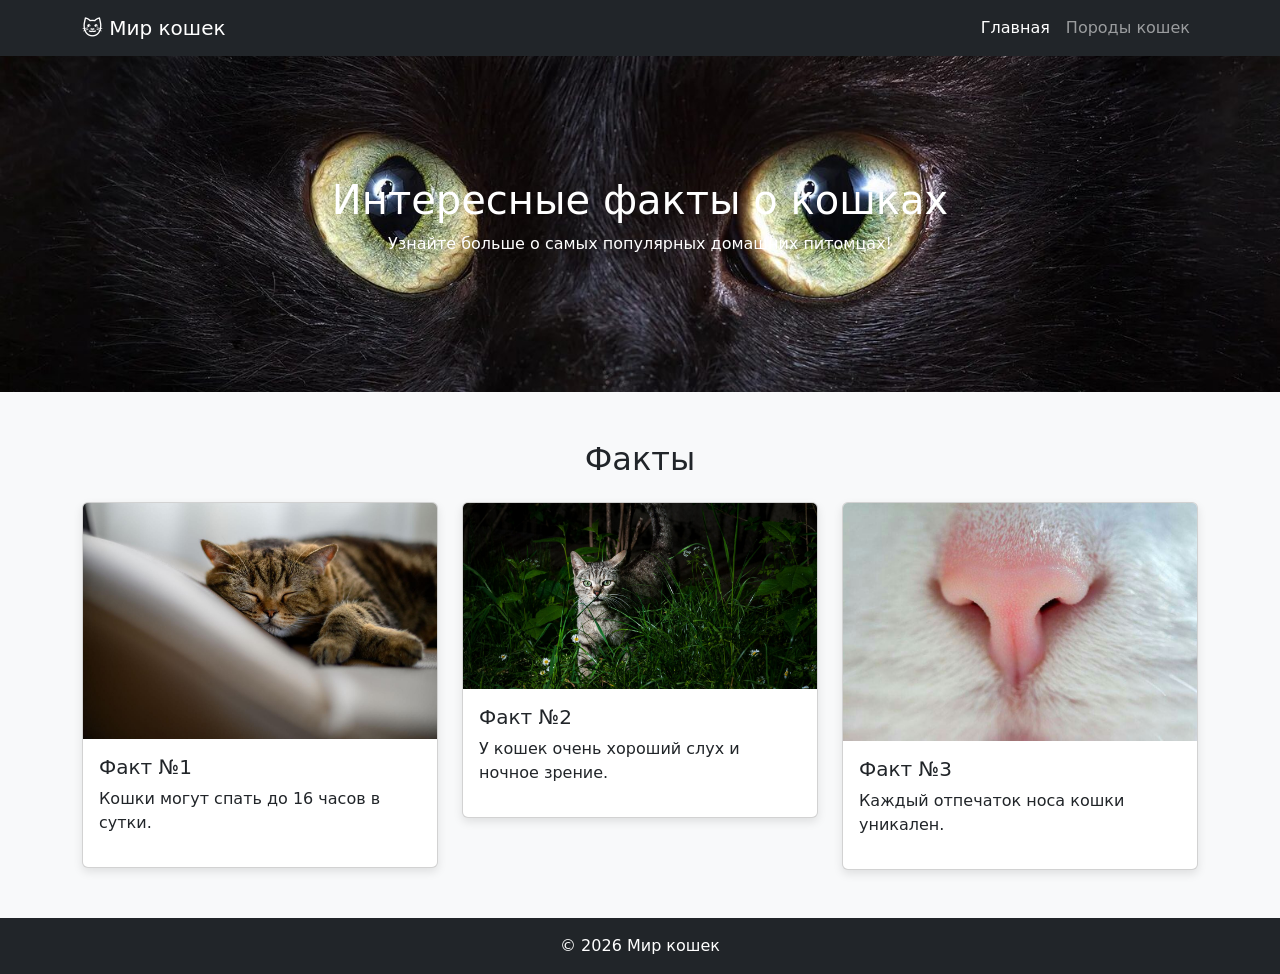
<file: index.html>
<!DOCTYPE html>
<html lang="ru">
<head>
    <meta charset="UTF-8">
    <meta name="viewport" content="width=device-width, initial-scale=1.0">
    <title>Мир кошек</title>

    <link href="https://cdn.jsdelivr.net/npm/bootstrap@5.3.0/dist/css/bootstrap.min.css" rel="stylesheet">
    <link rel="stylesheet" href="css/style.css">
</head>

<body>

<nav class="navbar navbar-expand-lg navbar-dark bg-dark">
    <div class="container">
        <a class="navbar-brand" href="index.html">🐱 Мир кошек</a>

        <button class="navbar-toggler" type="button" data-bs-toggle="collapse"
                data-bs-target="#menu">
            <span class="navbar-toggler-icon"></span>
        </button>

        <div class="collapse navbar-collapse" id="menu">
            <ul class="navbar-nav ms-auto">
                <li class="nav-item">
                    <a class="nav-link active" href="index.html">Главная</a>
                </li>

                <li class="nav-item">
                    <a class="nav-link" href="breeds.html">Породы кошек</a>
                </li>
            </ul>
        </div>
    </div>
</nav>

<header class="hero text-center text-white">
    <div class="container">
        <h1>Интересные факты о кошках</h1>
        <p>Узнайте больше о самых популярных домашних питомцах!</p>
    </div>
</header>

<section class="container my-5">
    <h2 class="text-center mb-4">Факты</h2>

    <div class="row">

        <div class="col-md-4">
            <div class="card">
                <img src="img/cat2.jpg" class="card-img-top">
                <div class="card-body">
                    <h5>Факт №1</h5>
                    <p>Кошки могут спать до 16 часов в сутки.</p>
                </div>
            </div>
        </div>

        <div class="col-md-4">
            <div class="card">
                <img src="img/catух.jpg" class="card-img-top">
                <div class="card-body">
                    <h5>Факт №2</h5>
                    <p>У кошек очень хороший слух и ночное зрение.</p>
                </div>
            </div>
        </div>

        <div class="col-md-4">
            <div class="card">
                <img src="img/cat1.jpg" class="card-img-top">
                <div class="card-body">
                    <h5>Факт №3</h5>
                    <p>Каждый отпечаток носа кошки уникален.</p>
                </div>
            </div>
        </div>

    </div>
</section>

<footer class="bg-dark text-white text-center p-3">
    © 2026 Мир кошек
</footer>

<script src="https://cdn.jsdelivr.net/npm/bootstrap@5.3.0/dist/js/bootstrap.bundle.min.js"></script>

</body>
</html>
</file>
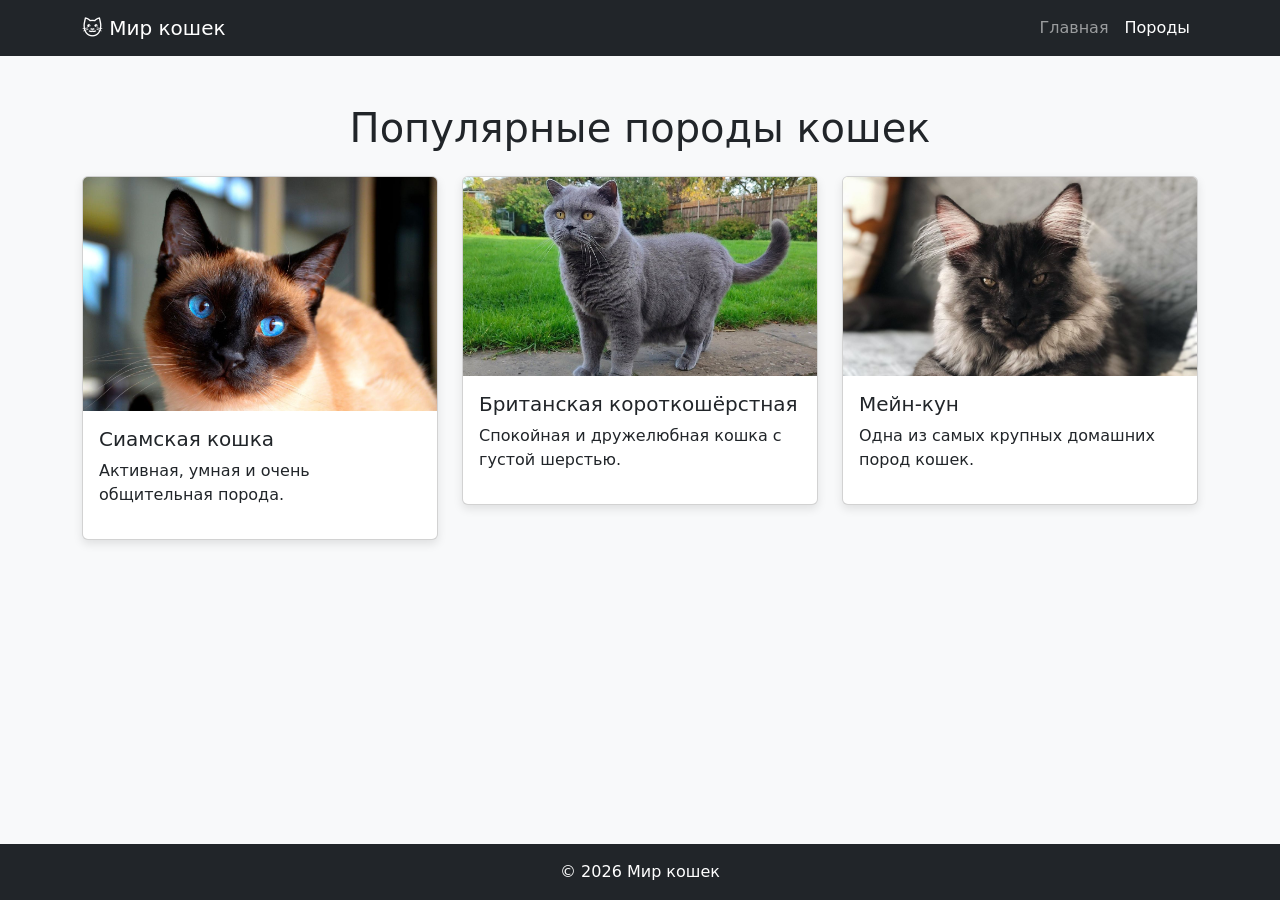
<file: breeds.html>
<!DOCTYPE html>
<html lang="ru">
<head>
    <meta charset="UTF-8">
    <meta name="viewport" content="width=device-width, initial-scale=1.0">
    <title>Породы кошек</title>

    <link href="https://cdn.jsdelivr.net/npm/bootstrap@5.3.0/dist/css/bootstrap.min.css" rel="stylesheet">
    <link rel="stylesheet" href="css/style.css">
</head>

<body>

<nav class="navbar navbar-expand-lg navbar-dark bg-dark">
    <div class="container">
        <a class="navbar-brand" href="index.html">🐱 Мир кошек</a>

        <div class="navbar-nav ms-auto">
            <a class="nav-link" href="index.html">Главная</a>
            <a class="nav-link active" href="breeds.html">Породы</a>
        </div>
    </div>
</nav>

<main>

<section class="container my-5">
    <h1 class="text-center mb-4">Популярные породы кошек</h1>

    <div class="row">

        <div class="col-md-4">
            <div class="card">
                <img src="img/siam.jpg" class="card-img-top">
                <div class="card-body">
                    <h5>Сиамская кошка</h5>
                    <p>Активная, умная и очень общительная порода.</p>
                </div>
            </div>
        </div>

        <div class="col-md-4">
            <div class="card">
                <img src="img/british.jpg" class="card-img-top">
                <div class="card-body">
                    <h5>Британская короткошёрстная</h5>
                    <p>Спокойная и дружелюбная кошка с густой шерстью.</p>
                </div>
            </div>
        </div>

        <div class="col-md-4">
            <div class="card">
                <img src="img/mainecoon.jpg" class="card-img-top">
                <div class="card-body">
                    <h5>Мейн-кун</h5>
                    <p>Одна из самых крупных домашних пород кошек.</p>
                </div>
            </div>
        </div>

    </div>
</section>

</main>

<footer class="bg-dark text-white text-center p-3">
    © 2026 Мир кошек
</footer>

<script src="https://cdn.jsdelivr.net/npm/bootstrap@5.3.0/dist/js/bootstrap.bundle.min.js"></script>

</body>
</html>
</file>
<file: css/style.css>
html, body {
    height: 100%;
}

body {
    display: flex;
    flex-direction: column;
    min-height: 100vh;
}

main {
    flex: 1;
}

body {
    background-color: #f8f9fa;
}

.hero {
    background: url("../img/catфон.jpg") center/cover;
    padding: 120px 0;
}

.card {
    transition: 0.3s;
    box-shadow: 0 4px 10px rgba(0,0,0,0.1);
}

.card:hover {
    transform: scale(1.05);
}

footer {
    margin-top: auto;
}
</file>
